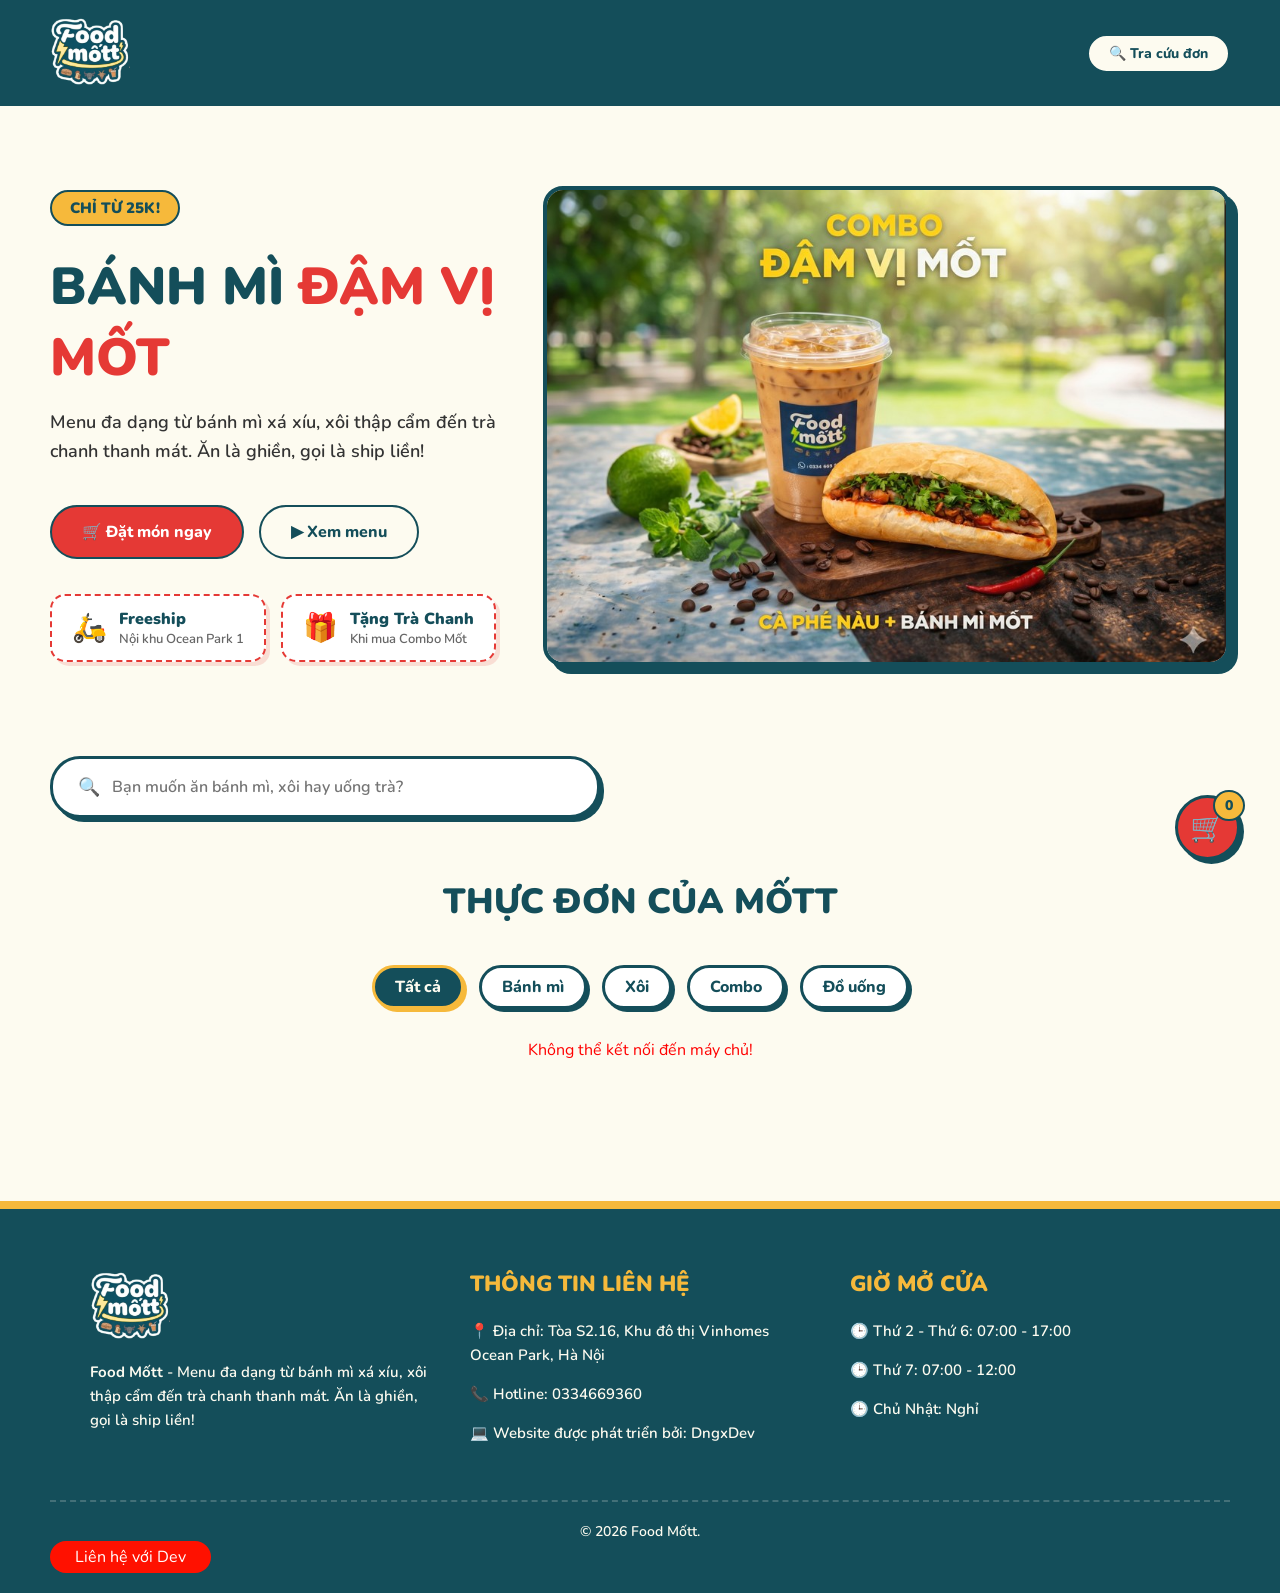
<file: frontend/index.html>
<!DOCTYPE html>
<html lang="vi">
<head>
    <meta charset="UTF-8">
    <meta name="viewport" content="width=device-width, initial-scale=1.0">
    <link rel="icon" type="image/png" href="logo.png">
    <title>Food Mốtt - Đậm Vị Mốtt</title>
    <link rel="stylesheet" href="style.css">
    <!-- Thêm font chữ tròn trịa đáng yêu từ Google Fonts -->
    <link href="https://fonts.googleapis.com/css2?family=Nunito:wght@600;800;900&display=swap" rel="stylesheet">
</head>
<body>
    <!-- Header nền xanh đậm -->
    <header class="header" style="justify-content: space-between;">
        <!-- Logo -->
        <a href="index.html"><img src="logo.png" alt="Food Mốtt Logo" class="logo-img"></a>
        
        <!-- Nút dẫn sang trang Tra cứu -->
        <a href="track-order.html" style="text-decoration: none;">
            <button class="btn btn-outline" style="padding: 8px 20px; font-size: 14px;">🔍 Tra cứu đơn</button>
        </a>
    </header>

<!-- Phần Banner chính nền màu kem -->
    <section class="hero">
        <div class="hero-content">
            <span class="badge">CHỈ TỪ 25K!</span>
            <h1 class="headline">BÁNH MÌ <span class="highlight">ĐẬM VỊ MỐT</span></h1>
            <p class="subheadline">Menu đa dạng từ bánh mì xá xíu, xôi thập cẩm đến trà chanh thanh mát. Ăn là ghiền, gọi là ship liền!</p>
            <div class="buttons">
                <div class="buttons">
    <!-- Nút Đặt món ngay -->
    <button class="btn btn-primary" onclick="document.getElementById('thuc-don').scrollIntoView({behavior: 'smooth'})">🛒 Đặt món ngay</button>
    
    <!-- Nút Xem menu -->
    <button class="btn btn-outline" onclick="document.getElementById('thuc-don').scrollIntoView({behavior: 'smooth'})">▶ Xem menu</button>
</div>
            </div>
            <div class="promo-container">
                <div class="promo-box">
                    <span class="promo-icon">🛵</span>
                    <div class="promo-text">
                        <strong id="front-promo1-title">Freeship</strong>
                        <p id="front-promo1-desc">Nội khu Ocean Park 1</p>
                    </div>
                </div>
                <div class="promo-box">
                    <span class="promo-icon">🎁</span>
                    <div class="promo-text">
                        <strong id="front-promo2-title">Tặng Trà Chanh</strong>
                        <p id="front-promo2-desc">Khi mua Combo Mốt</p>
                    </div>
                </div>
            </div>
        </div>

        <!-- CỤM SLIDER HÌNH ẢNH MỚI THÊM VÀO -->
        <div class="hero-slider">
            <div class="slides">
                <!-- Tạm thời dùng ảnh trên mạng, bạn tải ảnh của quán về rồi đổi link vào src nhé -->
                <img src="1.jpg" class="slide active" alt="Combo">
                <img src="2.jpg" class="slide" alt="Cafe">
                <img src="3.jpg" class="slide" alt="Combo">
                <img src="4.jpg" class="slide" alt="Cafe">
                <img src="5.jpg" class="slide" alt="Nuoc">
                <img src="6.jpg" class="slide" alt="BanhMi">
                <img src="7.jpg" class="slide" alt="Combo">
                <img src="8.jpg" class="slide" alt="Nuoc">
            </div>
        </div>
    </section>
    <!-- Thanh tìm kiếm -->
    <section class="search-section">
        <div class="search-box">
            <span class="search-icon">🔍</span>
            <input type="text" placeholder="Bạn muốn ăn bánh mì, xôi hay uống trà?">
        </div>
    </section>
<section class="menu-section" id="thuc-don">
        <h2 class="section-title">Thực Đơn Của Mốtt</h2>
        <div class="category-filters">
            <button class="filter-btn active" id="btn-all" onclick="filterCategory('all')">Tất cả</button>
            <button class="filter-btn" id="btn-banhmi" onclick="filterCategory('banhmi')">Bánh mì</button>
            <button class="filter-btn" id="btn-xoi" onclick="filterCategory('xoi')">Xôi</button>
            <button class="filter-btn" id="btn-combo" onclick="filterCategory('combo')">Combo</button>
            <button class="filter-btn" id="btn-douong" onclick="filterCategory('douong')">Đồ uống</button>
        </div>
        <div class="menu-grid" id="menu-container">
            <!-- JavaScript sẽ tự động chèn các món ăn vào đây -->
        </div>
    </section>

    <!-- Nhúng file JavaScript -->
     <!-- Nút giỏ hàng nổi ở góc -->
    <div class="cart-icon" id="cart-icon">
        🛒 <span class="cart-count" id="cart-count">0</span>
    </div>

    <!-- Lớp phủ đen làm mờ nền -->
    <div class="overlay" id="overlay"></div>

    <!-- Bảng chi tiết giỏ hàng (Modal) -->
    <div class="cart-modal" id="cart-modal">
        <h2 style="color: #144E5A; text-align: center; font-weight: 900; margin-bottom: 20px;">Giỏ Hàng Của Mốtt</h2>
        
        <!-- Nơi chứa các món đã chọn -->
        <div id="cart-items" class="cart-items-container">
            <!-- JS sẽ chèn món ăn vào đây -->
        </div>

        <div class="cart-total">
            <span>Tổng cộng:</span>
            <span id="total-price" style="color: #E53935;">0đ</span>
        </div>

        <button class="btn btn-primary" id="btn-checkout" style="width: 100%; margin-top: 15px; justify-content: center;">💳 Thanh Toán Ngay</button>
        <button class="btn btn-outline" id="close-cart" style="width: 100%; margin-top: 10px; justify-content: center;">Đóng</button>
    </div>
    <!-- Bảng Điền Thông Tin Thanh Toán -->
 <div class="checkout-modal" id="checkout-modal">
     <h2 style="color: #144E5A; text-align: center; font-weight: 900; margin-bottom: 20px;">Giao Hàng Đến Đâu?</h2>

     <!-- Thẻ <form> giúp tự động bắt lỗi nếu người dùng để trống -->
     <form id="checkout-form">
         <input type="text" id="customer-name" placeholder="Tên của bạn" required>
         <input type="tel" id="customer-phone" placeholder="Số điện thoại liên hệ" required>
         <div class="input-group">
    <input type="text" id="customer-address" placeholder="Địa chỉ giao hàng (Số nhà, đường...)" required>
</div>
         <textarea id="customer-address" placeholder="Địa chỉ nhận hàng (VD: S2.16 Vinhomes Ocean Park...)" rows="3" required></textarea>

         <button type="submit" class="btn btn-primary" style="width: 100%; justify-content: center;">🚀 Xác Nhận Đặt Hàng</button>
         <button type="button" class="btn btn-outline" id="back-to-cart" style="width: 100%; margin-top: 10px; justify-content: center;">Quay lại giỏ hàng</button>
     </form>
 </div>
    <script src="script.js"></script>
    <!-- Thông báo nổi (Toast) -->
    <div id="toast" class="toast">Đã thêm vào giỏ hàng!</div>
    <!-- --- PHẦN CHÂN TRANG (FOOTER) --- -->
    <footer class="footer">
        <div class="footer-container">
            <!-- Cột 1: Thông tin quán -->
            <div class="footer-col">
                <img src="logo.png" alt="Food Mốtt Logo" style="height: 70px; margin-bottom: 15px;">
                <p><strong>Food Mốtt</strong> - Menu đa dạng từ bánh mì xá xíu, xôi thập cẩm đến trà chanh thanh mát. Ăn là ghiền, gọi là ship liền!</p>
            </div>

            <!-- Cột 2: Thông tin liên hệ -->
            <div class="footer-col">
                <h3 class="footer-title">Thông Tin Liên Hệ</h3>
                <p>📍 Địa chỉ: Tòa S2.16, Khu đô thị Vinhomes Ocean Park, Hà Nội</p>
                <p>📞 Hotline: 0334669360</p>
                <p>💻 Website được phát triển bởi: DngxDev</p>
            </div>

            <!-- Cột 3: Giờ hoạt động -->
            <div class="footer-col">
                <h3 class="footer-title">Giờ Mở Cửa</h3>
                <p>🕒 Thứ 2 - Thứ 6: 07:00 - 17:00</p>
                <p>🕒 Thứ 7: 07:00 - 12:00</p>
                <p>🕒 Chủ Nhật: Nghỉ</p>
            </div>
        </div>
        
        <div class="footer-bottom">
            <p>&copy; 2026 Food Mốtt.</p>
        </div> 
        <div class="maildev">
            <a href="mailto:nguyenhoangduong2003@gmail.com" target="_blank">Liên hệ với Dev</a>
        </div>
    </footer>
    <!-- KẾT THÚC FOOTER -->
</body>
</html>
</file>
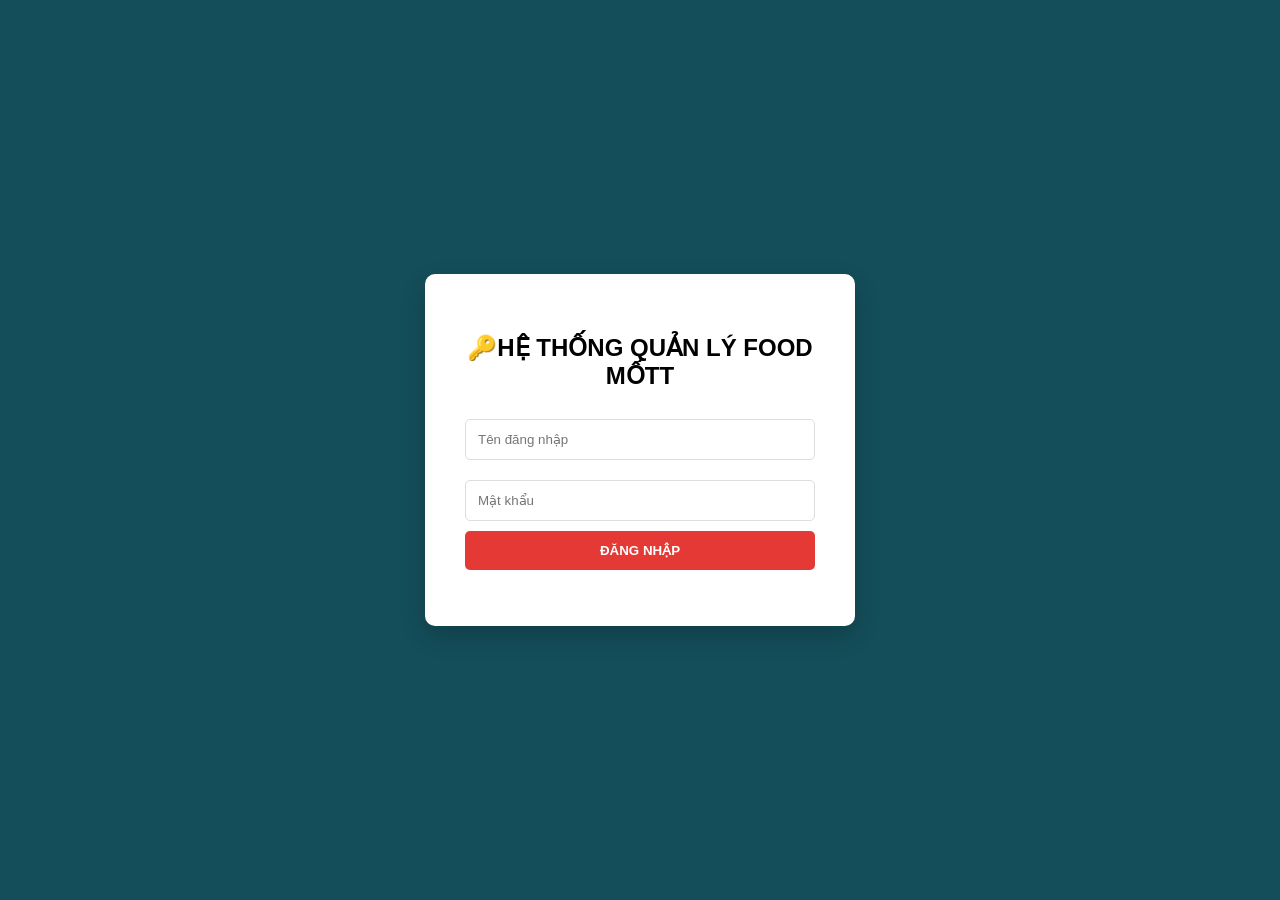
<file: frontend/admin.html>
<!DOCTYPE html>
<html lang="vi">
<head>
    <meta charset="UTF-8">
    <meta name="viewport" content="width=device-width, initial-scale=1.0">
    <title>Quản Lý Đơn Hàng - Food Mốtt</title>
    <style>
        * { box-sizing: border-box; font-family: 'Segoe UI', Tahoma, Geneva, Verdana, sans-serif; }
        body { background-color: #f4f6f9; margin: 0; padding: 20px; color: #333; }
        .admin-container { max-width: 1000px; margin: 0 auto; background: white; padding: 30px; border-radius: 10px; box-shadow: 0 4px 6px rgba(0,0,0,0.1); }
        h1 { color: #144E5A; text-align: center; margin-bottom: 30px; text-transform: uppercase; }
        table { width: 100%; border-collapse: collapse; margin-top: 20px; }
        th, td { padding: 15px; text-align: left; border-bottom: 1px solid #ddd; }
        th { background-color: #144E5A; color: white; font-weight: bold; }
        tr:hover { background-color: #f1f1f1; }
table { 
    width: 100%; 
    border-collapse: collapse; 
    margin-top: 20px; 
    background: white; 
}

th, td { 
    padding: 15px 10px; 
    text-align: center; 
    border-bottom: 1px solid #eee; 
    vertical-align: middle; 
}

/* Chỉnh badge trạng thái */
.status-badge { 
    display: inline-block; 
    padding: 6px 12px; 
    border-radius: 20px; 
    font-size: 12px; 
    font-weight: bold; 
    white-space: nowrap;
    background-color: #f39c12; /* Màu vàng cam cũ của bạn */
    color: white; 
}

/* QUAN TRỌNG: Xử lý cột Hành Động để các nút dàn hàng ngang */
td:last-child { 
    display: flex; 
    gap: 8px; 
    justify-content: center; 
    align-items: center; 
    min-width: 180px; 
    border-bottom: none; 
}

/* Giữ nguyên style nút làm mới của bạn */
.btn-refresh { display: block; margin: 0 auto 20px; background: #E53935; color: white; border: none; padding: 10px 20px; border-radius: 5px; cursor: pointer; font-size: 16px; font-weight: bold; transition: 0.2s;}
.btn-refresh:hover { background: #c0392b; }

/* Chỉnh lại các nút con trong bảng */
td button { margin: 0 !important; white-space: nowrap; padding: 8px 12px; }
    </style>
</head>
<body>

    <div class="admin-container">
        <h1>📊 Bảng Điều Khiển Quán</h1>
        <!-- Form Thêm Món Ăn Mới -->
<div style="margin-bottom: 30px; padding: 25px; border-radius: 12px; background: white; box-shadow: 0 4px 15px rgba(0,0,0,0.05); border: 1px solid #eee;">
    <h2 style="color: #144E5A; margin-top: 0; font-size: 20px;">➕ Thêm Món Mới Vào Menu</h2>
    <form id="add-product-form" style="display: grid; grid-template-columns: 1fr 1fr; gap: 15px;">
        <div style="display: flex; flex-direction: column; gap: 5px;">
            <label style="font-size: 14px; font-weight: bold;">Tên món ăn</label>
            <input type="text" id="p-name" placeholder="Ví dụ: Bánh mì pate" required style="padding: 10px; border: 1px solid #ddd; border-radius: 6px;">
        </div>
        <div style="display: flex; flex-direction: column; gap: 5px;">
            <label style="font-size: 14px; font-weight: bold;">Giá bán (VNĐ)</label>
            <input type="number" id="p-price" placeholder="Ví dụ: 25000" required style="padding: 10px; border: 1px solid #ddd; border-radius: 6px;">
        </div>
        <div style="display: flex; flex-direction: column; gap: 5px;">
            <label style="font-size: 14px; font-weight: bold;">Mô tả món</label>
            <input type="text" id="p-desc" placeholder="Ghi chú ngắn gọn" required style="padding: 10px; border: 1px solid #ddd; border-radius: 6px;">
        </div>
        <div style="display: flex; flex-direction: column; gap: 5px;">
            <label style="font-size: 14px; font-weight: bold;">Danh mục</label>
            <select id="p-category" style="padding: 10px; border: 1px solid #ddd; border-radius: 6px; background: white;">
                <option value="banhmi">Bánh mì</option>
                <option value="xoi">Xôi</option>
                <option value="combo">Combo</option>
                <option value="douong">Đồ uống</option>
            </select>
        </div>
        <div style="display: flex; flex-direction: column; gap: 5px; grid-column: span 2;">
    <label style="font-size: 14px; font-weight: bold;">Ảnh món ăn (JPEG, PNG)</label>
    <input type="file" id="p-image" accept="image/*" style="padding: 8px; border: 1px solid #ddd; border-radius: 6px; background: #f9f9f9;">
</div>
        <button type="submit" style="grid-column: span 2; background: #2ecc71; color: white; border: none; padding: 12px; border-radius: 6px; cursor: pointer; font-weight: bold; font-size: 16px; transition: 0.3s;">
            💾 LƯU MÓN ĂN VÀO THỰC ĐƠN
        </button>
    </form>
</div>
<div style="background: white; padding: 20px; border-radius: 10px; margin-bottom: 20px; box-shadow: 0 4px 15px rgba(0,0,0,0.1);">
    <h3 style="color: #144E5A; margin-top: 0; margin-bottom: 15px;">🎁 Quản Lý Ưu Đãi Trang Chủ</h3>
    <div style="display: flex; gap: 20px;">
        <!-- Form Ưu đãi 1 -->
        <div style="flex: 1; padding: 15px; border: 1px dashed #ccc; border-radius: 8px;">
            <h4 style="margin-top: 0; color: #f39c12;">Ưu đãi 1 (Ví dụ: Freeship)</h4>
            <input type="text" id="promo1-title" placeholder="Tiêu đề (VD: Freeship)" style="width: 100%; padding: 10px; margin-bottom: 10px; border: 1px solid #ddd; border-radius: 4px; box-sizing: border-box;">
            <input type="text" id="promo1-desc" placeholder="Mô tả (VD: Nội khu...)" style="width: 100%; padding: 10px; border: 1px solid #ddd; border-radius: 4px; box-sizing: border-box;">
        </div>
        
        <!-- Form Ưu đãi 2 -->
        <div style="flex: 1; padding: 15px; border: 1px dashed #ccc; border-radius: 8px;">
            <h4 style="margin-top: 0; color: #e74c3c;">Ưu đãi 2 (Ví dụ: Tặng Trà Chanh)</h4>
            <input type="text" id="promo2-title" placeholder="Tiêu đề" style="width: 100%; padding: 10px; margin-bottom: 10px; border: 1px solid #ddd; border-radius: 4px; box-sizing: border-box;">
            <input type="text" id="promo2-desc" placeholder="Mô tả" style="width: 100%; padding: 10px; border: 1px solid #ddd; border-radius: 4px; box-sizing: border-box;">
        </div>
    </div>
    <button onclick="savePromotions()" style="margin-top: 15px; width: 100%; background-color: #f39c12; color: white; padding: 12px; border: none; border-radius: 5px; cursor: pointer; font-weight: bold; font-size: 16px;">💾 LƯU THAY ĐỔI ƯU ĐÃI</button>
</div>
        <!-- CSS cho thẻ thống kê -->
<style>
    .stats-container {
        display: flex;
        gap: 20px;
        margin-bottom: 30px;
        justify-content: center;
    }
    .stat-card {
        flex: 1;
        padding: 20px;
        border-radius: 12px;
        color: white;
        text-align: center;
        box-shadow: 0 4px 15px rgba(0,0,0,0.1);
    }
    .stat-card h3 { margin: 0; font-size: 16px; opacity: 0.9; }
    .stat-card p { margin: 10px 0 0; font-size: 28px; font-weight: 900; }
    .bg-blue { background: linear-gradient(135deg, #3498db, #2980b9); }
    .bg-green { background: linear-gradient(135deg, #2ecc71, #27ae60); }
</style>

<!-- HTML hiển thị con số -->
<div class="stats-container">
    <!-- Ô 1: Tổng đơn hàng (Giữ nguyên class màu xanh dương) -->
        <div class="stat-card bg-blue">
            <h3>TỔNG ĐƠN HÀNG</h3>
            <p id="stat-orders">0</p>
        </div>

        <!-- Ô 2: Doanh thu hôm nay (Mới - Thêm màu Cam) -->
        <div class="stat-card" style="background: linear-gradient(135deg, #f39c12, #e67e22);">
            <h3>HÔM NAY</h3>
            <p id="daily-revenue">0đ</p>
        </div>

        <!-- Ô 3: Doanh thu tháng này (Mới - Thêm màu Tím) -->
        <div class="stat-card" style="background: linear-gradient(135deg, #9b59b6, #8e44ad);">
            <h3>THÁNG NÀY</h3>
            <p id="monthly-revenue">0đ</p>
        </div>

        <!-- Ô 4: Tổng doanh thu (Giữ nguyên class màu xanh lá) -->
        <div class="stat-card bg-green">
            <h3>TỔNG DOANH THU</h3>
            <p id="stat-revenue">0đ</p>
        </div>
</div>
        
        <!-- Sửa onclick từ fetchOrders() thành refreshDashboard() -->
<button class="btn-refresh" onclick="refreshDashboard()">🔄 Làm mới dữ liệu</button>
<button onclick="logout()" style="background: #555; color: white; border: none; padding: 10px 20px; border-radius: 5px; cursor: pointer;">🚪 Đăng xuất</button>

        <table>
            <thead>
                <tr>
                    <th>Mã Đơn</th>
                    <th>Thời Gian</th>
                    <th>Tên Khách Hàng</th>
                    <th>Số Điện Thoại</th>
                    <th>Tổng Tiền</th>
                    <th>Trạng Thái</th>
                    <th>Hành Động</th>
                </tr>
            </thead>
            <tbody id="order-table-body">
                <!-- Javascript sẽ điền dữ liệu vào đây -->
            </tbody>
        </table>
    </div>
    <!-- Giao diện Modal Xem Chi Tiết -->
<!-- Modal Chi Tiết Mới -->
<div id="detail-modal" style="display:none; position:fixed; top:0; left:0; width:100%; height:100%; background:rgba(0,0,0,0.8); z-index:1000; justify-content:center; align-items:center; padding: 20px;">
    <div id="invoice-print" style="background:#fff; width:380px; padding:25px; border-radius:2px; box-shadow: 0 0 10px rgba(0,0,0,0.2); font-family: 'Courier New', Courier, monospace;">
        
        <div style="text-align:center;">
            <h2 style="margin:0; letter-spacing:2px;">FOOD MỐTT</h2>
            <p style="margin:5px 0; font-size:12px;">Đ/C: S2.16 Vinhomes Ocean Park 1</p>
            <p style="margin:5px 0; font-size:12px;">SĐT: 0334669460</p>
            <div style="border-top:1px dashed #000; margin:15px 0;"></div>
            <h3 style="margin:10px 0;">PHIẾU THANH TOÁN</h3>
        </div>

        <div id="invoice-content">
            <!-- Dữ liệu món ăn sẽ đổ vào đây -->
        </div>

        <div style="border-top:1px dashed #000; margin:15px 0;"></div>
        <div style="text-align:center; font-style:italic; font-size:12px;">
            <p>Cảm ơn Quý khách - Hẹn gặp lại!</p>
            <p>Food Mốtt - Ăn là ghiền!</p>
        </div>

        <!-- Cụm nút bấm - Sẽ biến mất khi in -->
        <div class="no-print" style="display:flex; gap:10px; margin-top:30px;">
            <button onclick="document.getElementById('detail-modal').style.display='none'" style="flex:1; padding:12px; background:#eee; border:1px solid #ccc; cursor:pointer; font-weight:bold;">ĐÓNG</button>
            <button onclick="window.print()" style="flex:1; padding:12px; background:#144E5A; color:white; border:none; cursor:pointer; font-weight:bold;">IN HÓA ĐƠN 🖨️</button>
        </div>
    </div>
</div>

<style>
    /* CSS hỗ trợ in ấn */
    @media print {
        body * { visibility: hidden; }
        #invoice-print, #invoice-print * { visibility: visible; }
        #invoice-print { 
            position: fixed; 
            left: 50%; 
            top: 0; 
            transform: translateX(-50%); 
            box-shadow: none;
            border: none;
        }
        .no-print { display: none !important; } /* Ẩn nút khi in */
    }
</style>
<!-- Modal Chỉnh Sửa Món Ăn -->
<div id="edit-product-modal" style="display:none; position:fixed; top:0; left:0; width:100%; height:100%; background:rgba(0,0,0,0.7); z-index:1100; justify-content:center; align-items:center;">
    <div style="background:white; width:400px; padding:30px; border-radius:10px;">
        <h2 style="margin-top:0; color:#144E5A;">✏️ Chỉnh Sửa Món</h2>
        <input type="hidden" id="edit-p-id">
        <input type="text" id="edit-p-name" placeholder="Tên món" style="width:100%; padding:10px; margin-bottom:10px;">
        <input type="number" id="edit-p-price" placeholder="Giá tiền" style="width:100%; padding:10px; margin-bottom:10px;">
        <input type="text" id="edit-p-desc" placeholder="Mô tả" style="width:100%; padding:10px; margin-bottom:10px;">
        <select id="edit-p-category" style="width:100%; padding:10px; margin-bottom:20px;">
            <option value="banhmi">Bánh mì</option>
            <option value="xoi">Xôi</option>
            <option value="combo">Combo</option>
            <option value="douong">Đồ uống</option>
        </select>
        <!-- Thêm đoạn này vào bên trong edit-product-modal, trước cụm nút bấm -->
<div style="display: flex; flex-direction: column; gap: 5px; margin-bottom: 20px;">
    <label style="font-size: 14px; font-weight: bold;">Thay đổi ảnh mới (Để trống nếu giữ ảnh cũ)</label>
    <input type="file" id="edit-p-image" accept="image/*" style="padding: 8px; border: 1px solid #ddd; border-radius: 6px;">
</div>
        <div style="display:flex; gap:10px;">
            <button onclick="document.getElementById('edit-product-modal').style.display='none'" style="flex:1; padding:10px;">Hủy</button>
            <button onclick="saveProductUpdate()" style="flex:1; padding:10px; background:#144E5A; color:white; border:none; cursor:pointer; font-weight:bold;">LƯU THAY ĐỔI</button>
        </div>
    </div>
</div>
    <script>
        // KIỂM TRA BẢO MẬT: Nếu chưa có token thì đá về trang login ngay lập tức
if (localStorage.getItem('adminToken') !== 'access_granted_admin') {
    window.location.href = 'login.html';
}

// Thêm chức năng Đăng xuất
function logout() {
    localStorage.removeItem('adminToken');
    window.location.href = 'login.html';
}
        // Hàm gọi API lấy danh sách đơn hàng
        async function fetchOrders() {
            const tableBody = document.getElementById('order-table-body');
            tableBody.innerHTML = '<tr><td colspan="6" style="text-align: center;">Đang tải dữ liệu...</td></tr>';

            try {
                const response = await fetch('https://food-mott-project.onrender.com/api/admin/orders');
                const orders = await response.json();

                tableBody.innerHTML = ''; // Xóa chữ Đang tải

                if (orders.length === 0) {
                    tableBody.innerHTML = '<tr><td colspan="6" style="text-align: center;">Chưa có đơn hàng nào!</td></tr>';
                    return;
                }

                // Lặp qua từng đơn và in ra bảng
                orders.forEach(order => {
                    // Logic tạo nút bấm dựa trên trạng thái
                    let actionButtons = '';
                    if (order.status === 'Chờ xử lý') {
                        actionButtons = `<button onclick="updateStatus(${order.id}, 'Đang giao')" style="background:#3498db; color:white; border:none; padding:8px 12px; border-radius:5px; cursor:pointer; font-weight:bold;">Giao hàng 🛵</button>`;
                    } else if (order.status === 'Đang giao') {
                        actionButtons = `<button onclick="updateStatus(${order.id}, 'Hoàn thành')" style="background:#2ecc71; color:white; border:none; padding:8px 12px; border-radius:5px; cursor:pointer; font-weight:bold;">Hoàn thành ✅</button>`;
                    } else {
                        actionButtons = `<span style="color:#2ecc71; font-weight:bold;">Đã giao xong</span>`;
                    }
                    // Thêm nút này vào trước các nút Giao hàng/Hoàn thành
const btnView = `<button onclick="viewOrderDetails(${order.id}, '${order.address}')" style="background:#8e44ad; color:white; border:none; padding:8px 12px; border-radius:5px; cursor:pointer; font-weight:bold; margin-right:5px;">Xem 👁️</button>`;

// Sau đó cộng nó vào actionButtons
actionButtons = btnView + actionButtons;

                    tableBody.innerHTML += `
                        <tr>
                            <td><strong>#${order.id}</strong></td>
                            <td>${order.date}</td>
                            <td>${order.customerName}</td>
                            <td>${order.phone}</td>
                            <td style="color: #E53935; font-weight: bold;">${order.total.toLocaleString('vi-VN')}đ</td>
                            <td><span class="status-badge">${order.status}</span></td>
                            <td>${actionButtons}</td>
                        </tr>
                    `;
                });
                
            } catch (error) {
                console.error('Lỗi:', error);
                tableBody.innerHTML = '<tr><td colspan="6" style="text-align: center; color: red;">Lỗi kết nối đến máy chủ!</td></tr>';
            }
        }
async function updateStatus(orderId, newStatus) {
            try {
                const response = await fetch(`https://food-mott-project.onrender.com/api/admin/orders/${orderId}/status`, {
                    method: 'PUT',
                    headers: { 'Content-Type': 'application/json' },
                    body: JSON.stringify({ status: newStatus })
                });
                
                if(response.ok) {
                    fetchOrders(); 
                } else {
                    alert("Có lỗi xảy ra khi cập nhật!");
                }
            } catch (error) {
                console.error("Lỗi:", error);
                alert("Lỗi kết nối đến máy chủ!");
            }
        }
        // Hàm lấy danh sách món ăn để hiện lên bảng quản lý
async function fetchProducts() {
    const pTableBody = document.getElementById('product-table-body');
    try {
        const response = await fetch('https://food-mott-project.onrender.com/api/foods');
        const products = await response.json();
        pTableBody.innerHTML = '';

        products.forEach(p => {
            pTableBody.innerHTML += `
                <tr>
                    <td>${p.id}</td>
                    <td><strong>${p.name}</strong></td>
                    <td>${p.price.toLocaleString('vi-VN')}đ</td>
                    <td>${p.category}</td>
                    <td>
                        <button onclick="openEditModal(${JSON.stringify(p).replace(/"/g, '&quot;')})" style="background:#f39c12; color:white; border:none; padding:5px 10px; border-radius:5px; cursor:pointer; margin-right:5px;">Sửa ✏️</button>
                         <button onclick="toggleProduct(${p.id})" style="background:${p.is_available === false ? '#2ecc71' : '#95a5a6'}; color:white; border:none; padding:5px 10px; border-radius:3px; cursor:pointer; margin-right:5px;">
    ${p.is_available === false ? 'Mở bán 🔓' : 'Báo hết 🔒'}
</button>
                        <button onclick="deleteProduct(${p.id})" style="background:#e74c3c; color:white; border:none; padding:5px 10px; border-radius:5px; cursor:pointer;">Xóa 🗑️</button>
                    </td>
                </tr>
            `;
        });
    } catch (error) { console.error(error); }
}

// Hàm gửi lệnh xóa món ăn
async function deleteProduct(productId) {
   
    if(!confirm("Bạn có chắc chắn muốn xóa món này khỏi menu không?")) return;

    try {
        const response = await fetch(`https://food-mott-project.onrender.com/api/admin/products/${productId}`, {
            method: 'DELETE'
        });
        const result = await response.json();

        if (response.ok) {
            alert(result.message);
            fetchProducts(); // Tải lại bảng món ăn
        }
        // Hàm gửi lệnh Khóa/Mở bán món ăn
} catch (error) {
            alert("Lỗi kết nối đến máy chủ!");
        }
    }
        async function toggleProduct(productId) {
    if(!confirm("Bạn có chắc chắn muốn thay đổi trạng thái bán của món này không?")) return;
    
    try {
        const response = await fetch(`https://food-mott-project.onrender.com/api/admin/products/${productId}/toggle`, {
            method: 'PUT'
        });
        const result = await response.json();
        
        if (response.ok) {
            // Cập nhật thành công thì báo lên và tự động tải lại bảng
            fetchProducts(); 
        } else {
            alert(result.error || "Có lỗi xảy ra!");
        }
    } catch (error) { 
        alert("Lỗi kết nối đến máy chủ!"); 
    }
}
// Hàm lấy số liệu thống kê từ API
async function fetchStats() {
    try {
        const response = await fetch('https://food-mott-project.onrender.com/api/admin/stats');
        const data = await response.json();

        console.log("Dữ liệu từ Backend trả về:", data);

        // Cập nhật dữ liệu cho cả 4 ô mới
        document.getElementById('stat-orders').innerText = data.totalOrders || 0;
        document.getElementById('daily-revenue').innerText = (data.dailyRevenue || 0).toLocaleString('vi-VN') + 'đ';
        document.getElementById('monthly-revenue').innerText = (data.monthlyRevenue || 0).toLocaleString('vi-VN') + 'đ';
        document.getElementById('stat-revenue').innerText = (data.totalRevenue || 0).toLocaleString('vi-VN') + 'đ';
        
    } catch (error) {
        console.error("Lỗi khi lấy thống kê:", error);
    }
}
// Hàm làm mới toàn bộ dữ liệu trên Dashboard
function refreshDashboard() {
    fetchOrders(); // Lấy lại danh sách đơn hàng
    fetchStats();  // Lấy lại con số thống kê doanh thu
    // Nếu bạn có hàm fetchProducts() thì thêm vào đây luôn
    if (typeof fetchProducts === "function") fetchProducts(); 
}
async function viewOrderDetails(orderId, address) {
    try {
        const response = await fetch(`https://food-mott-project.onrender.com/api/admin/orders/${orderId}`);
        const items = await response.json();
        
        let html = `<p style="margin: 5px 0;"><strong>Mã HD: #${orderId}</strong></p>`;
        html += `<p style="margin: 5px 0; font-size:12px;">Ngày: ${new Date().toLocaleString('vi-VN')}</p>`;
        html += `<p style="margin: 5px 0; font-size:12px;">Đ/C: ${address}</p>`;
        html += `<div style="border-top:1px dashed #000; margin:10px 0;"></div>`;
        
        let total = 0;
        items.forEach(item => {
            const subtotal = item.price * item.quantity;
            total += subtotal;
            html += `
                <div style="display:flex; justify-content:space-between; margin-bottom:8px; font-size:14px;">
                    <span style="flex:1;">${item.name} x${item.quantity}</span>
                    <span style="width:100px; text-align:right;">${subtotal.toLocaleString('vi-VN')}đ</span>
                </div>
            `;
        });

        html += `<div style="border-top:1px double #000; margin:10px 0; padding-top:10px; display:flex; justify-content:space-between; font-weight:bold; font-size:18px;">
                    <span>TỔNG CỘNG:</span>
                    <span>${total.toLocaleString('vi-VN')}đ</span>
                 </div>`;
        
        document.getElementById('invoice-content').innerHTML = html;
        document.getElementById('detail-modal').style.display = 'flex';
    } catch (error) {
        alert("Lỗi tải chi tiết hóa đơn!");
    }
}
// Mở modal và điền thông tin cũ vào form
function openEditModal(product) {
    document.getElementById('edit-p-id').value = product.id;
    document.getElementById('edit-p-name').value = product.name;
    document.getElementById('edit-p-price').value = product.price;
    document.getElementById('edit-p-desc').value = product.desc || ""; // Dự phòng nếu desc trống
    document.getElementById('edit-p-category').value = product.category;
    document.getElementById('edit-product-modal').style.display = 'flex';
}

// Gửi dữ liệu đã sửa lên server
async function saveProductUpdate() {
    const id = document.getElementById('edit-p-id').value;
    
    // Sử dụng FormData để đóng gói dữ liệu
    const formData = new FormData();
    formData.append('name', document.getElementById('edit-p-name').value);
    formData.append('price', document.getElementById('edit-p-price').value);
    formData.append('desc', document.getElementById('edit-p-desc').value);
    formData.append('category', document.getElementById('edit-p-category').value);
    
    const imageFile = document.getElementById('edit-p-image').files[0];
    if (imageFile) {
        formData.append('image', imageFile);
    }

    try {
        const response = await fetch(`https://food-mott-project.onrender.com/api/admin/products/${id}`, {
            method: 'PUT',
            body: formData // Gửi trực tiếp formData
        });
        
        if (response.ok) {
            alert("✅ Đã cập nhật thông tin và hình ảnh món ăn!");
            document.getElementById('edit-product-modal').style.display = 'none';
            document.getElementById('edit-p-image').value = ""; // Xóa tên file đã chọn
            fetchProducts(); 
        }
    } catch (error) {
        alert("Lỗi khi cập nhật!");
    }
}
// Xử lý khi nhấn nút Lưu món ăn
document.getElementById('add-product-form').addEventListener('submit', async (e) => {
    e.preventDefault();

    // Sử dụng FormData để đóng gói cả chữ và tệp tin
    const formData = new FormData();
    formData.append('name', document.getElementById('p-name').value);
    formData.append('price', document.getElementById('p-price').value);
    formData.append('desc', document.getElementById('p-desc').value);
    formData.append('category', document.getElementById('p-category').value);
    
    const imageFile = document.getElementById('p-image').files[0];
    if (imageFile) {
        formData.append('image', imageFile);
    }

    try {
        const response = await fetch('https://food-mott-project.onrender.com/api/admin/products', {
            method: 'POST',
            body: formData // Không cần set Header Content-Type, trình duyệt sẽ tự làm
        });

        if (response.ok) {
            alert("✨ Món ăn cùng hình ảnh đã được lưu!");
            document.getElementById('add-product-form').reset();
            fetchProducts(); 
        }
    } catch (error) {
        alert("Lỗi kết nối!");
    }
});
// Lấy dữ liệu ưu đãi hiển thị lên ô input khi vào trang
async function loadAdminPromotions() {
    try {
        const res = await fetch('https://food-mott-project.onrender.com/api/promotions');
        const data = await res.json();
        if(data.promo1) {
            document.getElementById('promo1-title').value = data.promo1.title;
            document.getElementById('promo1-desc').value = data.promo1.desc;
        }
        if(data.promo2) {
            document.getElementById('promo2-title').value = data.promo2.title;
            document.getElementById('promo2-desc').value = data.promo2.desc;
        }
    } catch (error) { console.error("Lỗi tải ưu đãi:", error); }
}

// Lưu dữ liệu ưu đãi mới xuống Backend
async function savePromotions() {
    const data = {
        promo1: {
            title: document.getElementById('promo1-title').value,
            desc: document.getElementById('promo1-desc').value
        },
        promo2: {
            title: document.getElementById('promo2-title').value,
            desc: document.getElementById('promo2-desc').value
        }
    };

    try {
        const res = await fetch('https://food-mott-project.onrender.com/api/admin/promotions', {
            method: 'POST',
            headers: { 'Content-Type': 'application/json' },
            body: JSON.stringify(data)
        });
        const result = await res.json();
        alert(result.message || "Đã lưu ưu đãi thành công!");
    } catch (error) {
        alert("Có lỗi xảy ra khi lưu!");
    }
}
// Cập nhật lại window.onload để trang vừa mở là hiện số luôn
// Chạy tất cả các hàm này khi trang admin vừa mở lên
window.onload = function() {
    if (typeof fetchOrders === "function") fetchOrders();
    if (typeof fetchProducts === "function") fetchProducts();
    if (typeof fetchStats === "function") fetchStats();
    if (typeof loadAdminPromotions === "function") loadAdminPromotions(); // GỌI HÀM ƯU ĐÃI LÊN NÈ!
};
    </script>

</body>
</html>
<div style="margin-top: 50px;">
    <h2 style="color: #144E5A;">📋 Danh Sách Món Đang Bán</h2>
    <table style="border: 2px solid #144E5A;">
        <thead>
            <tr style="background-color: #f39c12;">
                <th>ID</th>
                <th>Tên Món</th>
                <th>Giá</th>
                <th>Danh mục</th>
                <th>Hành động</th>
            </tr>
        </thead>
        <tbody id="product-table-body">
            <!-- Dữ liệu món ăn sẽ hiện ở đây -->
        </tbody>
    </table>
</div>
</file>
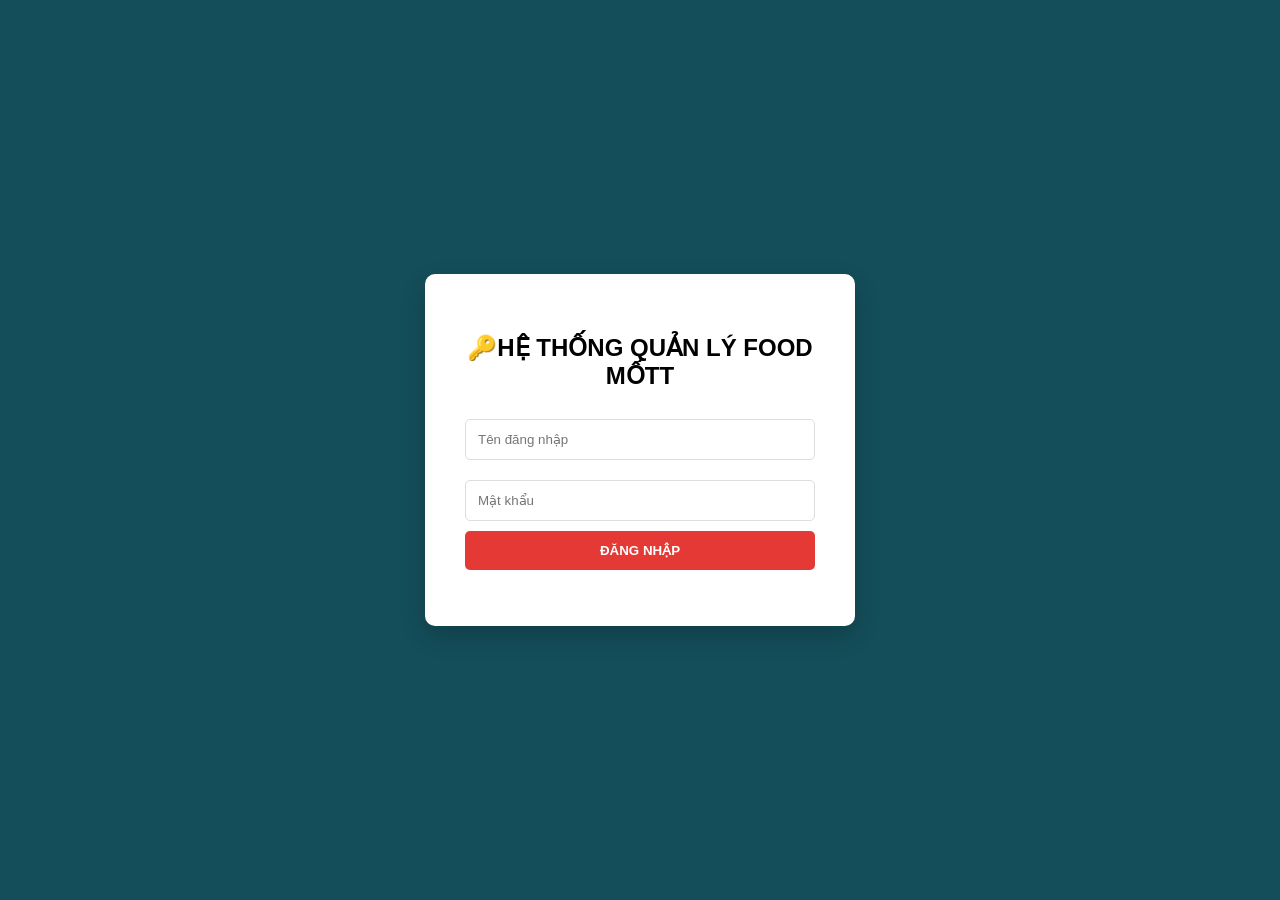
<file: frontend/login.html>
<!DOCTYPE html>
<html lang="vi">
<head>
    <meta charset="UTF-8">
    <title>Đăng nhập Admin - Food Mốtt</title>
    <link rel="icon" type="image/png" href="logo.png">
    <style>
        body { font-family: sans-serif; display: flex; justify-content: center; align-items: center; height: 100vh; margin: 0; background-color: #144E5A; }
        .login-box { background: white; padding: 40px; border-radius: 10px; box-shadow: 0 10px 25px rgba(0,0,0,0.2); width: 350px; text-align: center; }
        input { width: 100%; padding: 12px; margin: 10px 0; border: 1px solid #ddd; border-radius: 5px; box-sizing: border-box; }
        button { width: 100%; padding: 12px; background: #E53935; color: white; border: none; border-radius: 5px; cursor: pointer; font-weight: bold; }
    </style>
</head>
<body>
    <div class="login-box">
        <h2>🔑HỆ THỐNG QUẢN LÝ FOOD MỐTT</h2>
        <input type="text" id="username" placeholder="Tên đăng nhập">
        <input type="password" id="password" placeholder="Mật khẩu">
        <button onclick="handleLogin()">ĐĂNG NHẬP</button>
        <p id="msg" style="color: red;"></p>
    </div>

    <script>
        async function handleLogin() {
            const user = document.getElementById('username').value;
            const pass = document.getElementById('password').value;

            const response = await fetch('https://food-mott-project.onrender.com/api/login', {
                method: 'POST',
                headers: { 'Content-Type': 'application/json' },
                body: JSON.stringify({ username: user, password: pass })
            });

            const data = await response.json();
            if (response.ok) {
                // Lưu token vào trình duyệt để đánh dấu đã đăng nhập
                localStorage.setItem('adminToken', data.token);
                window.location.href = 'admin.html';
            } else {
                document.getElementById('msg').innerText = data.message;
            }
        }
    </script>
</body>
</html>
</file>
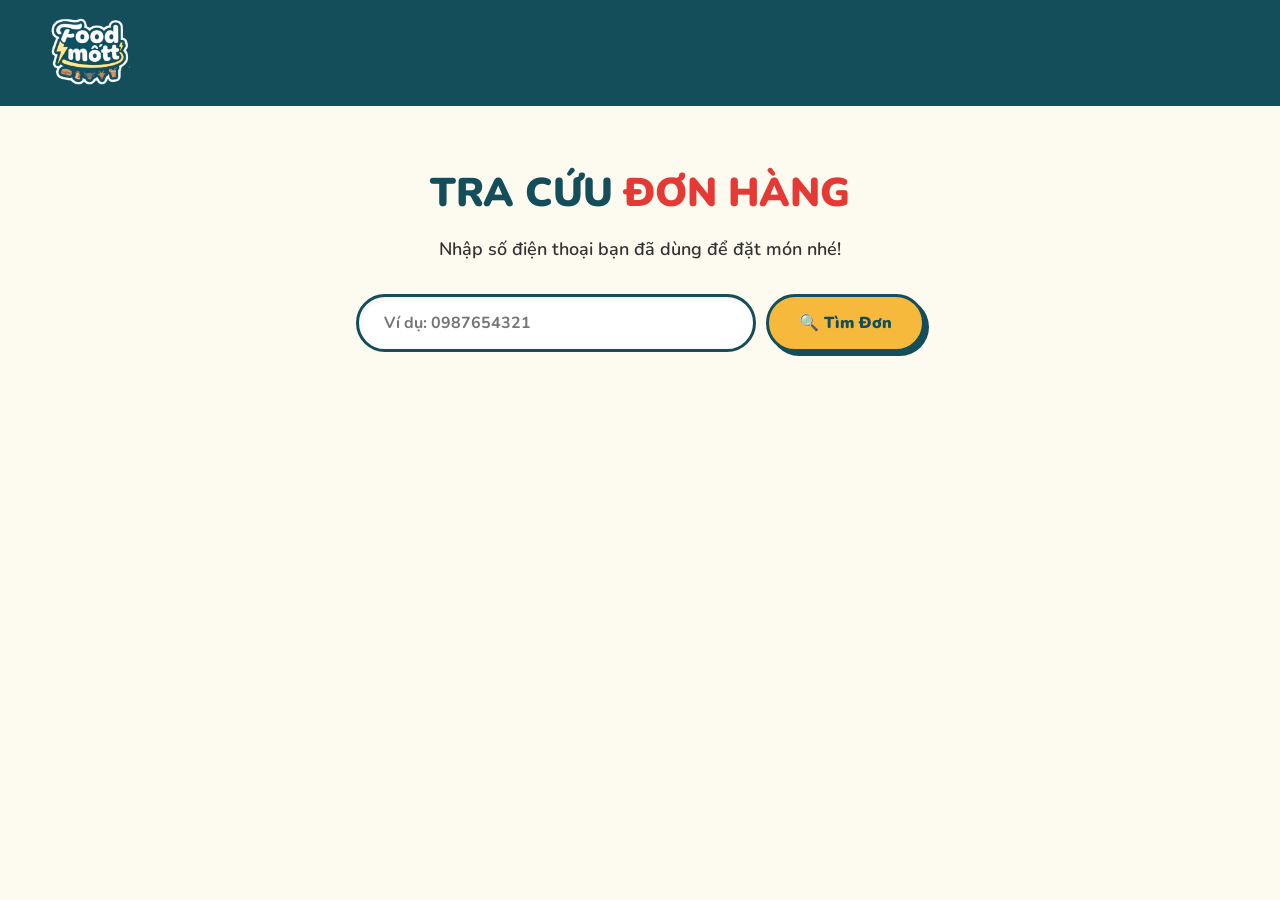
<file: frontend/track-order.html>
<!DOCTYPE html>
<html lang="vi">
<head>
    <meta charset="UTF-8">
    <meta name="viewport" content="width=device-width, initial-scale=1.0">
    <link rel="icon" type="image/png" href="logo.png">
    <title>Tra Cứu Đơn Hàng - Food Mốtt</title>
    <!-- Nhúng Font chữ và CSS dùng chung của trang web -->
    <link href="https://fonts.googleapis.com/css2?family=Nunito:wght@600;800;900&display=swap" rel="stylesheet">
    <link rel="stylesheet" href="style.css"> 
    
    <style>
        /* Tùy chỉnh thêm CSS cho riêng phần tra cứu */
        .track-section { padding: 60px 20px; max-width: 800px; margin: 0 auto; text-align: center; }
        .track-box { display: flex; gap: 10px; justify-content: center; margin-bottom: 40px; }
        
        /* Ô nhập số điện thoại */
        .track-box input { 
            width: 100%; max-width: 400px; padding: 15px 25px; border-radius: 30px; 
            border: 3px solid #144E5A; font-size: 16px; font-family: 'Nunito', sans-serif; 
            font-weight: 700; outline: none; box-shadow: inset 2px 2px 5px rgba(0,0,0,0.05);
        }
        .track-box input:focus { border-color: #E53935; }
        
        /* Nút Tìm kiếm */
        .track-box button { 
            background: #F6B93B; color: #144E5A; border: 3px solid #144E5A; 
            padding: 15px 30px; border-radius: 30px; font-size: 16px; font-weight: 900; 
            cursor: pointer; transition: 0.2s; box-shadow: 4px 4px 0px #144E5A; 
        }
        .track-box button:hover { transform: translateY(-3px); box-shadow: 6px 6px 0px #144E5A; background: #e5a727; }
        
        /* Thẻ kết quả đơn hàng */
        .order-card { 
            background: white; border: 3px solid #144E5A; border-radius: 20px; 
            padding: 20px 25px; margin-bottom: 20px; text-align: left; 
            box-shadow: 4px 4px 0px #144E5A; display: flex; justify-content: space-between; 
            align-items: center; flex-wrap: wrap; gap: 15px; transition: 0.3s;
        }
        .order-card:hover { transform: translateY(-3px); box-shadow: 6px 6px 0px #144E5A; }
        .order-info p { margin: 5px 0; color: #666; font-weight: 600; font-size: 15px; }
        .order-info strong { color: #144E5A; font-weight: 900; }
        
        /* Cục hiển thị trạng thái */
        .order-status { 
            background: #FDFBF0; color: #144E5A; padding: 10px 20px; 
            border-radius: 30px; font-weight: 900; border: 2px dashed #144E5A; 
            font-size: 15px; text-transform: uppercase; text-align: center;
        }
        .status-done { background: #2ecc71; color: white; border: 2px solid #27ae60; }
        .status-cancel { background: #E53935; color: white; border: 2px solid #c0392b; }
    </style>
</head>
<body>
    <!-- Giữ lại Header logo -->
    <header class="header">
        <a href="index.html">
            <img src="logo.png" alt="Food Mốtt Logo" class="logo-img">
        </a>
    </header>

    <section class="track-section">
        <h1 class="headline" style="font-size: 40px;">TRA CỨU <span class="highlight">ĐƠN HÀNG</span></h1>
        <p class="subheadline" style="margin-bottom: 30px;">Nhập số điện thoại bạn đã dùng để đặt món nhé!</p>
        
        <div class="track-box">
            <input type="text" id="phone-input" placeholder="Ví dụ: 0987654321">
            <button onclick="findOrder()">🔍 Tìm Đơn</button>
        </div>

        <!-- Khung chứa kết quả -->
        <div id="order-results"></div>
    </section>

    <script>
        async function findOrder() {
            const phone = document.getElementById('phone-input').value.trim();
            const resultDiv = document.getElementById('order-results');
            
            if (!phone) {
                alert("Bạn chưa nhập số điện thoại kìa!");
                return;
            }

            resultDiv.innerHTML = '<p style="font-weight: 800; color: #144E5A; font-size: 18px;">⏳ Đang tìm kiếm đơn hàng...</p>';

            try {
                // Gọi API lấy dữ liệu
                const response = await fetch(`https://food-mott-project.onrender.com/api/orders/track/${phone}`);
                const orders = await response.json();

                if (!response.ok) throw new Error(orders.error);

                if (orders.length === 0) {
                    resultDiv.innerHTML = `
                        <div style="text-align: center; margin-top: 30px;">
                            <h3 style="color: #E53935; font-weight: 900;">Không tìm thấy đơn hàng! 🕵️</h3>
                            <p style="color: #666; font-weight: 600;">Số điện thoại này chưa có lịch sử đặt món hoặc bạn nhập sai số rồi.</p>
                        </div>
                    `;
                    return;
                }

                resultDiv.innerHTML = ''; // Xóa chữ đang tìm
                
                // In từng đơn hàng ra màn hình
                orders.forEach(order => {
                    let statusClass = '';
                    if (order.status === 'Đã hoàn thành') statusClass = 'status-done';
                    if (order.status === 'Đã hủy') statusClass = 'status-cancel';

                    resultDiv.innerHTML += `
                        <div class="order-card">
                            <div class="order-info">
                                <p><strong>Mã đơn:</strong> #${order.id}</p>
                                <p><strong>Khách hàng:</strong> ${order.name}</p>
                                <p><strong>Thời gian đặt:</strong> ${order.date || 'Vừa đặt'}</p>
                                <p style="font-size: 18px; margin-top: 10px;">
                                    <strong>Tổng thanh toán: <span style="color: #E53935;">${order.total.toLocaleString('vi-VN')}đ</span></strong>
                                </p>
                            </div>
                            <div>
                                <div class="order-status ${statusClass}">${order.status}</div>
                            </div>
                        </div>
                    `;
                });
                
            } catch (error) {
                resultDiv.innerHTML = '<p style="color: #E53935; font-weight: 800; font-size: 18px;">❌ Không thể kết nối đến máy chủ!</p>';
            }
        }
    </script>
</body>
</html>
</file>
<file: frontend/style.css>
/* Reset mặc định và dùng font chữ Nunito tròn trịa */
* {
    margin: 0;
    padding: 0;
    box-sizing: border-box;
    font-family: 'Nunito', sans-serif; /* Font tròn giống phong cách menu */
}

body {
    background-color: #FDFBF0; /* Màu nền kem của menu */
}

/* Header mảng xanh đậm phía trên */
.header {
    background-color: #144E5A; /* Xanh mòng két đậm */
    padding: 15px 50px;
    display: flex;
    align-items: center;
}

/* Kích thước logo */
.logo-img {
    height: 70px; /* Chỉnh số này cho logo to/nhỏ tùy ý */
    object-fit: contain;
}

/* Hero Section (Đổi sang nền sáng, chữ xanh) */
/* 1. Thay thế đoạn .hero cũ thành đoạn này */
.hero {
    background-color: #FDFBF0;
    padding: 80px 50px 120px 50px;
    display: flex;
    flex-direction: row; /* Quan trọng: Xếp hàng ngang */
    align-items: center;
    justify-content: space-between; /* Đẩy 2 cục ra xa nhau */
    gap: 40px; 
}

.hero-content {
    flex: 1; /* Cho cụm chữ chiếm 1 nửa */
    max-width: 600px;
}

/* 2. Dán thêm CSS cho Slider mới tạo */
.hero-slider {
    flex: 1; /* Cho cụm ảnh chiếm nửa còn lại */
    max-width: 550px;
    height: 400px; /* Chiều cao của khung ảnh */
    position: relative;
    border-radius: 20px;
    border: 4px solid #144E5A; /* Viền trùng phong cách */
    box-shadow: 8px 8px 0px #144E5A; /* Bóng đổ cứng */
    overflow: hidden;
    background: white;
}

.slides {
    width: 100%;
    height: 100%;
    position: relative;
}
/* Thêm đoạn này vào dưới dòng 61 */
.slides img {
    width: 100%;
    height: 100%;
    object-fit: cover;      /* Ép ảnh lấp đầy khung mà không bị méo */
    object-position: center; /* Luôn lấy phần giữa của ảnh làm tâm */
}

.slide {
    width: 100%;
    height: 100%;
    object-fit: cover;
    position: absolute;
    top: 0;
    left: 0;
    opacity: 0; /* Mặc định ẩn hết ảnh đi */
    transition: opacity 0.8s ease-in-out; /* Hiệu ứng mờ dần cực mượt */
}

/* Chỉ ảnh nào có class 'active' mới hiện lên */
.slide.active {
    opacity: 1;
    z-index: 1;
}

/* --- CỤM COUPON KHUYẾN MÃI MỚI THÊM --- */
.promo-container {
    display: flex;
    gap: 15px;
    margin-top: 35px;
    flex-wrap: wrap; 
}

.promo-box {
    display: flex;
    align-items: center;
    gap: 12px;
    background-color: white;
    padding: 12px 20px;
    border-radius: 15px;
    border: 2px dashed #E53935;
    box-shadow: 4px 4px 0px rgba(229, 57, 53, 0.15);
    transition: 0.3s;
    cursor: default;
}

.promo-box:hover {
    transform: translateY(-3px);
    box-shadow: 6px 6px 0px rgba(229, 57, 53, 0.25);
}

.promo-icon {
    font-size: 28px;
}

.promo-text strong {
    display: block;
    color: #144E5A;
    font-size: 16px;
    font-weight: 900;
}

.promo-text p {
    color: #666;
    font-size: 13px;
    margin: 0;
    font-weight: 600;
}

/* --- KÍCH THƯỚC SLIDER CHO MÁY TÍNH (Đã đưa ra ngoài) --- */
.hero-slider {
    flex: 1.5; 
    max-width: 750px; 
    height: 480px; 
    position: relative;
    border-radius: 20px;
    border: 4px solid #144E5A; 
    box-shadow: 8px 8px 0px #144E5A; 
    overflow: hidden;
    background: white;
}

/* --- GIAO DIỆN ĐIỆN THOẠI (@media) --- */
@media screen and (max-width: 768px) {
    .hero {
        flex-direction: column; 
        padding-top: 40px;
        padding-bottom: 80px;
    }
    .hero-slider {
        width: 100%;
        height: 250px; /* Thu nhỏ ảnh trên điện thoại */
        margin-top: 40px;
    }
}
/* Nút Badge "Chỉ từ 25k" */
.badge {
    background-color: #F6B93B; /* Vàng */
    color: #144E5A; /* Chữ xanh đậm */
    padding: 6px 18px;
    border-radius: 20px;
    font-size: 15px;
    font-weight: 900;
    display: inline-block;
    margin-bottom: 25px;
    border: 2px solid #144E5A; /* Viền phong cách cartoon */
}
.headline {
    font-size: 52px; /* Giảm từ 65px xuống để vừa trên 1 dòng */
    color: #144E5A; 
    font-weight: 900;
    margin-bottom: 15px;
    text-transform: uppercase;
}

/* Chữ được nhấn mạnh */
.highlight {
    color: #E53935; /* Đỏ cam */
}

/* Câu mô tả */
.subheadline {
    font-size: 18px;
    color: #333;
    line-height: 1.6;
    margin-bottom: 40px;
    font-weight: 600;
}

/* Cụm Nút bấm */
.buttons {
    display: flex;
    gap: 15px;
}

.btn {
    padding: 14px 30px;
    border-radius: 30px;
    font-size: 16px;
    font-weight: 800;
    cursor: pointer;
    transition: 0.3s;
    display: flex;
    align-items: center;
    gap: 8px;
    border: 2px solid #144E5A; /* Viền đen/xanh đậm đặc trưng của menu */
}

.btn-primary {
    background-color: #E53935; /* Nút đỏ */
    color: white;
}

.btn-primary:hover {
    background-color: #C62828;
}

.btn-outline {
    background-color: #FDFBF0;
    color: #144E5A;
}

.btn-outline:hover {
    background-color: #144E5A;
    color: white;
}

/* Thanh tìm kiếm */
.search-section {
    display: flex;
    padding: 0 50px;
    margin-top: -30px; 
}

.search-box {
    background-color: white;
    width: 100%;
    max-width: 550px;
    padding: 16px 25px;
    border-radius: 30px;
    border: 3px solid #144E5A; /* Viền thanh tìm kiếm đậm */
    box-shadow: 4px 4px 0px #144E5A; /* Hiệu ứng đổ bóng cứng (solid shadow) siêu hợp với menu này */
    display: flex;
    align-items: center;
    gap: 12px;
}

.search-box input {
    border: none;
    outline: none;
    width: 100%;
    font-size: 16px;
    color: #333;
    font-weight: 600;
}

.search-icon {
    font-size: 18px;
}

/* --- PHẦN THỰC ĐƠN --- */
.menu-section {
    padding: 60px 50px;
}

.section-title {
    color: #144E5A;
    font-size: 35px;
    text-align: center;
    margin-bottom: 40px;
    font-weight: 900;
    text-transform: uppercase;
}

/* Lưới chứa các món ăn (tự động dàn hàng) */
.menu-grid {
    display: grid;
    grid-template-columns: repeat(auto-fit, minmax(260px, 1fr));
    gap: 30px;
    max-width: 1100px;
    margin: 0 auto;
}

/* Thẻ món ăn (Card) ĐÃ ĐƯỢC CHỈNH SỬA CHO ẢNH */
.food-card {
    background-color: white;
    border: 3px solid #144E5A;
    border-radius: 20px;
    padding: 0; /* Đưa padding về 0 để ảnh tràn lên góc trên */
    text-align: center;
    box-shadow: 4px 4px 0px #144E5A;
    transition: 0.2s;
    overflow: hidden; /* Cắt đi phần ảnh bị thừa khỏi góc bo tròn */
    display: flex;
    flex-direction: column;
}

.food-card:hover {
    transform: translateY(-5px);
    box-shadow: 6px 6px 0px #144E5A;
}

/* KHU VỰC ẢNH MÓN ĂN MỚI THÊM */
.food-image {
    width: 100%;
    height: 180px; /* Cố định chiều cao ảnh */
    overflow: hidden;
    border-bottom: 2px dashed #144E5A; /* Viền ngăn cách ảnh và chữ */
}

.food-image img {
    width: 100%;
    height: 100%;
    object-fit: cover; 
    object-position: center;
    transition: transform 0.3s ease;
    display: block;
}

/* Hiệu ứng zoom ảnh khi di chuột vào thẻ */
.food-card:hover .food-image img {
    transform: scale(1.1);
}

.food-name {
    color: #144E5A;
    font-size: 22px;
    font-weight: 900;
    margin-bottom: 5px;
}

.food-desc {
    color: #666;
    font-size: 14px;
    margin-bottom: 15px;
    min-height: 40px;
}

.food-price {
    color: #E53935; /* Chữ đỏ cam */
    font-size: 24px;
    font-weight: 900;
    margin-bottom: 15px;
}

/* Nút thêm vào giỏ */
.btn-add {
    background-color: #F6B93B; /* Vàng */
    color: #144E5A;
    border: 2px solid #144E5A;
    padding: 10px 20px;
    border-radius: 20px;
    font-weight: 900;
    font-size: 15px;
    cursor: pointer;
    width: 100%;
    transition: 0.2s;
}

.btn-add:hover {
    background-color: #e5a727;
}

/* --- PHẦN GIỎ HÀNG --- */
.cart-icon {
    position: fixed;
    bottom: 40px;
    right: 40px;
    background-color: #E53935; /* Đỏ cam */
    color: white;
    width: 65px;
    height: 65px;
    border-radius: 50%;
    display: flex;
    justify-content: center;
    align-items: center;
    font-size: 28px;
    cursor: pointer;
    border: 3px solid #144E5A;
    box-shadow: 4px 4px 0px #144E5A;
    z-index: 100;
    transition: 0.2s;
}

.cart-icon:hover {
    transform: scale(1.1);
}

.cart-count {
    position: absolute;
    top: -8px;
    right: -8px;
    background-color: #F6B93B; /* Vàng */
    color: #144E5A;
    font-size: 14px;
    font-weight: 900;
    padding: 4px 10px;
    border-radius: 20px;
    border: 2px solid #144E5A;
}

.cart-modal {
    position: fixed;
    top: 50%;
    left: 50%;
    transform: translate(-50%, -50%);
    background-color: #FDFBF0;
    width: 90%;
    max-width: 450px;
    border: 4px solid #144E5A;
    border-radius: 20px;
    padding: 25px;
    box-shadow: 8px 8px 0px #144E5A;
    z-index: 1000;
    display: none;
}

.overlay {
    position: fixed;
    top: 0; left: 0; width: 100%; height: 100%;
    background-color: rgba(20, 78, 90, 0.6);
    z-index: 999;
    display: none;
}

.cart-modal.active, .overlay.active {
    display: block;
}

.cart-items-container {
    max-height: 250px;
    overflow-y: auto;
    margin-bottom: 15px;
}

.cart-item {
    display: flex;
    justify-content: space-between;
    align-items: center;
    padding: 12px 0;
    border-bottom: 2px dashed #144E5A;
    font-weight: 800;
    color: #333;
}

.cart-total {
    display: flex;
    justify-content: space-between;
    font-size: 22px;
    font-weight: 900;
    color: #144E5A;
    margin-top: 20px;
}

/* --- THÔNG BÁO NỔI (TOAST) --- */
.toast {
    visibility: hidden;
    min-width: 250px;
    background-color: #144E5A;
    color: #FDFBF0;
    text-align: center;
    border-radius: 30px;
    padding: 15px 25px;
    position: fixed;
    z-index: 9999;
    bottom: 20px;
    left: 50%;
    transform: translateX(-50%);
    font-size: 16px;
    font-weight: 800;
    border: 3px solid #F6B93B;
    box-shadow: 4px 4px 0px #F6B93B;
    opacity: 0;
    transition: opacity 0.3s, bottom 0.3s;
}

.toast.show {
    visibility: visible;
    opacity: 1;
    bottom: 50px;
}

/* --- NÚT TĂNG GIẢM SỐ LƯỢNG --- */
.cart-item-actions {
    display: flex;
    align-items: center;
    gap: 8px;
}

.qty-btn {
    background-color: #F6B93B;
    color: #144E5A;
    border: 2px solid #144E5A;
    border-radius: 8px;
    width: 28px;
    height: 28px;
    font-weight: 900;
    cursor: pointer;
    display: flex;
    justify-content: center;
    align-items: center;
    transition: 0.2s;
}

.qty-btn:hover {
    background-color: #E53935;
    color: white;
}

.remove-btn {
    background-color: transparent;
    color: #999;
    border: none;
    cursor: pointer;
    font-size: 13px;
    text-decoration: underline;
    margin-top: 5px;
    font-weight: bold;
}

.remove-btn:hover {
    color: #E53935;
}

/* --- PHẦN THANH TOÁN (CHECKOUT) --- */
.checkout-modal {
    position: fixed;
    top: 50%;
    left: 50%;
    transform: translate(-50%, -50%);
    background-color: #FDFBF0;
    width: 90%;
    max-width: 450px;
    border: 4px solid #144E5A;
    border-radius: 20px;
    padding: 25px;
    box-shadow: 8px 8px 0px #144E5A;
    z-index: 1001;
    display: none;
}

.checkout-modal.active {
    display: block;
}

#checkout-form input, #checkout-form textarea {
    width: 100%;
    padding: 12px 15px;
    margin-bottom: 15px;
    border: 3px solid #144E5A;
    border-radius: 12px;
    font-size: 15px;
    font-weight: 700;
    color: #333;
    background-color: white;
}

#checkout-form input:focus, #checkout-form textarea:focus {
    outline: none;
    border-color: #E53935;
    box-shadow: 3px 3px 0px #E53935;
}

/* --- THANH LỌC DANH MỤC --- */
.category-filters {
    display: flex;
    justify-content: center;
    gap: 15px;
    margin-bottom: 30px;
    flex-wrap: wrap;
}

.filter-btn {
    background-color: white;
    color: #144E5A;
    border: 3px solid #144E5A;
    padding: 8px 20px;
    border-radius: 30px;
    font-size: 16px;
    font-weight: 800;
    cursor: pointer;
    box-shadow: 3px 3px 0px #144E5A;
    transition: 0.2s;
}

.filter-btn:hover {
    transform: translateY(-3px);
    box-shadow: 5px 5px 0px #144E5A;
}

.filter-btn.active {
    background-color: #144E5A;
    color: #FDFBF0;
    box-shadow: 3px 3px 0px #F6B93B;
    border-color: #F6B93B;
}

/* ==================================================== */
/* --- TỐI ƯU CHO MÀN HÌNH ĐIỆN THOẠI (RESPONSIVE) --- */
/* ==================================================== */
/* ==================================================== */
/* --- PHẦN CHÂN TRANG (FOOTER) --- */
/* ==================================================== */
.footer {
    background-color: #144E5A; /* Xanh mòng két đậm */
    color: #FDFBF0; /* Chữ màu kem */
    padding: 60px 50px 20px 50px;
    margin-top: 80px; /* Tạo khoảng cách với phần Thực đơn ở trên */
    border-top: 8px solid #F6B93B; /* Vạch viền vàng dày tạo điểm nhấn */
}

.footer-container {
    display: grid;
    grid-template-columns: repeat(auto-fit, minmax(250px, 1fr));
    gap: 40px;
    max-width: 1100px;
    margin: 0 auto;
    margin-bottom: 40px;
}

.footer-col p {
    margin-bottom: 15px;
    font-size: 15px;
    line-height: 1.6;
    font-weight: 600;
}

.footer-title {
    color: #F6B93B; /* Tiêu đề màu vàng */
    font-size: 22px;
    font-weight: 900;
    margin-bottom: 20px;
    text-transform: uppercase;
}

.footer-bottom {
    text-align: center;
    border-top: 2px dashed rgba(253, 251, 240, 0.2); /* Viền đứt khúc mờ */
    padding-top: 20px;
    font-size: 14px;
    font-weight: 600;
}
@media screen and (max-width: 768px) {
    .header, .hero, .menu-section, .search-section {
        padding-left: 20px;
        padding-right: 20px;
    }

    .hero {
        padding-top: 40px;
        padding-bottom: 80px;
    }
.hero-slider {
        width: 100%;
        height: 250px; 
        min-height: 250px; /* Ép cứng chiều cao tối thiểu */
        flex: none; /* Cấm Flexbox tự động bóp méo khung này */
        margin-top: 30px;
        display: block;
    }
    .headline {
        font-size: 40px;
    }

    .subheadline {
        font-size: 15px;
        margin-bottom: 30px;
    }

    .buttons {
        flex-direction: column;
    }
    
    .btn {
        width: 100%;
        justify-content: center;
    }

    .search-section {
        margin-top: -20px;
    }

    .category-filters {
        gap: 10px;
    }

    .filter-btn {
        padding: 6px 15px;
        font-size: 14px;
        border-width: 2px;
    }

    .section-title {
        font-size: 28px;
    }

    .cart-icon {
        bottom: 20px;
        right: 20px;
        width: 55px;
        height: 55px;
        font-size: 22px;
    }

    .cart-modal, .checkout-modal {
        width: 95%;
        padding: 15px;
    }

    .cart-item {
        font-size: 14px;
    }
    
    .qty-btn {
        width: 24px;
        height: 24px;
    }
}

.maildev a {
   background-color: #ff1100;
  color: white;
  padding: 5px 25px;
  text-align: center;
  text-decoration: none;
  display: inline-block;
    border-radius: 20px;
}
</file>
